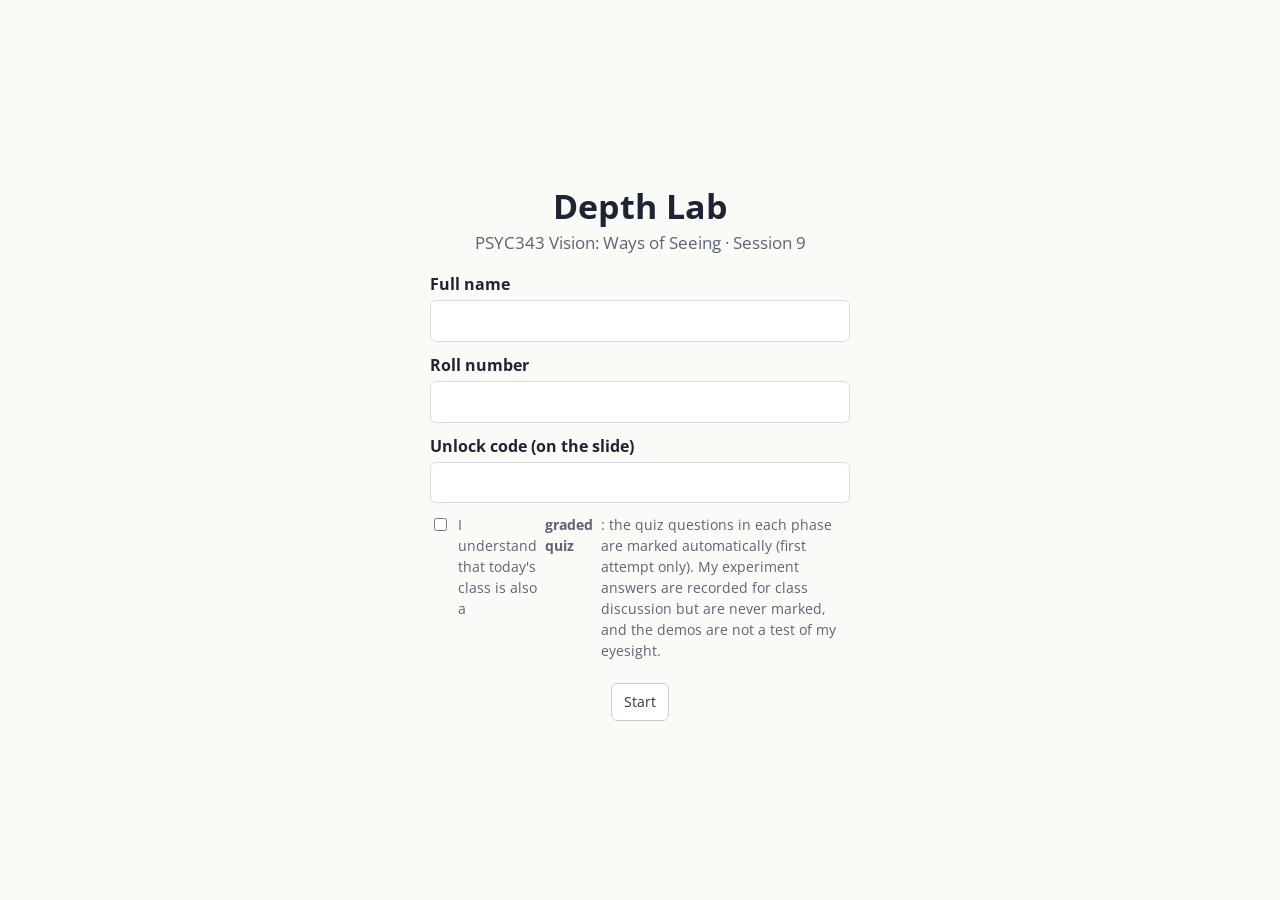
<file: index.html>
<!DOCTYPE html>
<html lang="en">
<head>
  <meta charset="utf-8">
  <meta name="viewport" content="width=device-width, initial-scale=1">
  <title>Depth Lab · PSYC343 Session 9</title>
  <link rel="stylesheet" href="lib/jspsych.css">
  <link rel="stylesheet" href="css/style.css">
  <script src="lib/jspsych.js"></script>
  <script src="lib/plugin-html-button-response.js"></script>
  <script src="lib/plugin-html-keyboard-response.js"></script>
  <script src="lib/plugin-html-slider-response.js"></script>
  <script src="lib/plugin-survey-html-form.js"></script>
  <script src="lib/plugin-call-function.js"></script>
  <script src="js/config.js"></script>
  <script src="js/common.js"></script>
  <script src="js/stim.js"></script>
  <script src="js/phase1.js"></script>
  <script src="js/phase2.js"></script>
  <script src="js/phase3.js"></script>
  <script src="js/phase4.js"></script>
</head>
<body>
<script>
  const jsPsych = initJsPsych({
    show_progress_bar: false,
    on_finish: () => {
      const p = DL.state.phase;
      document.querySelector(".jspsych-display-element").innerHTML = `
        <div class="results done"><h2>Thank you</h2>
        <p>Phase ${p} is finished. Look up at the slides.</p>
        ${DL.grade.table(DL.grade.load(DL.state.roll), false)}
        ${p === 4 ? `<p><b>That was the last phase: the quiz is complete.</b> Your official grade will be on the <a href="grade.html">grade page</a>.</p>` : ""}
        <p class="small">When the next unlock code appears, reload this page (your name and roll number are remembered on this device).</p>
        <button class="jspsych-btn" onclick="location.reload()">Start the next phase</button></div>`;
    }
  });
  const phases = { 1: P1, 2: P2, 3: P3, 4: P4 };
  const timeline = [DL.loginTrial()];
  [1, 2, 3, 4].forEach(k => timeline.push({ timeline: phases[k].timeline(), conditional_function: () => DL.state.phase === k }));
  DL.flushPending();          // re-send anything an earlier phase could not save
  jsPsych.run(timeline);
</script>
</body>
</html>
</file>
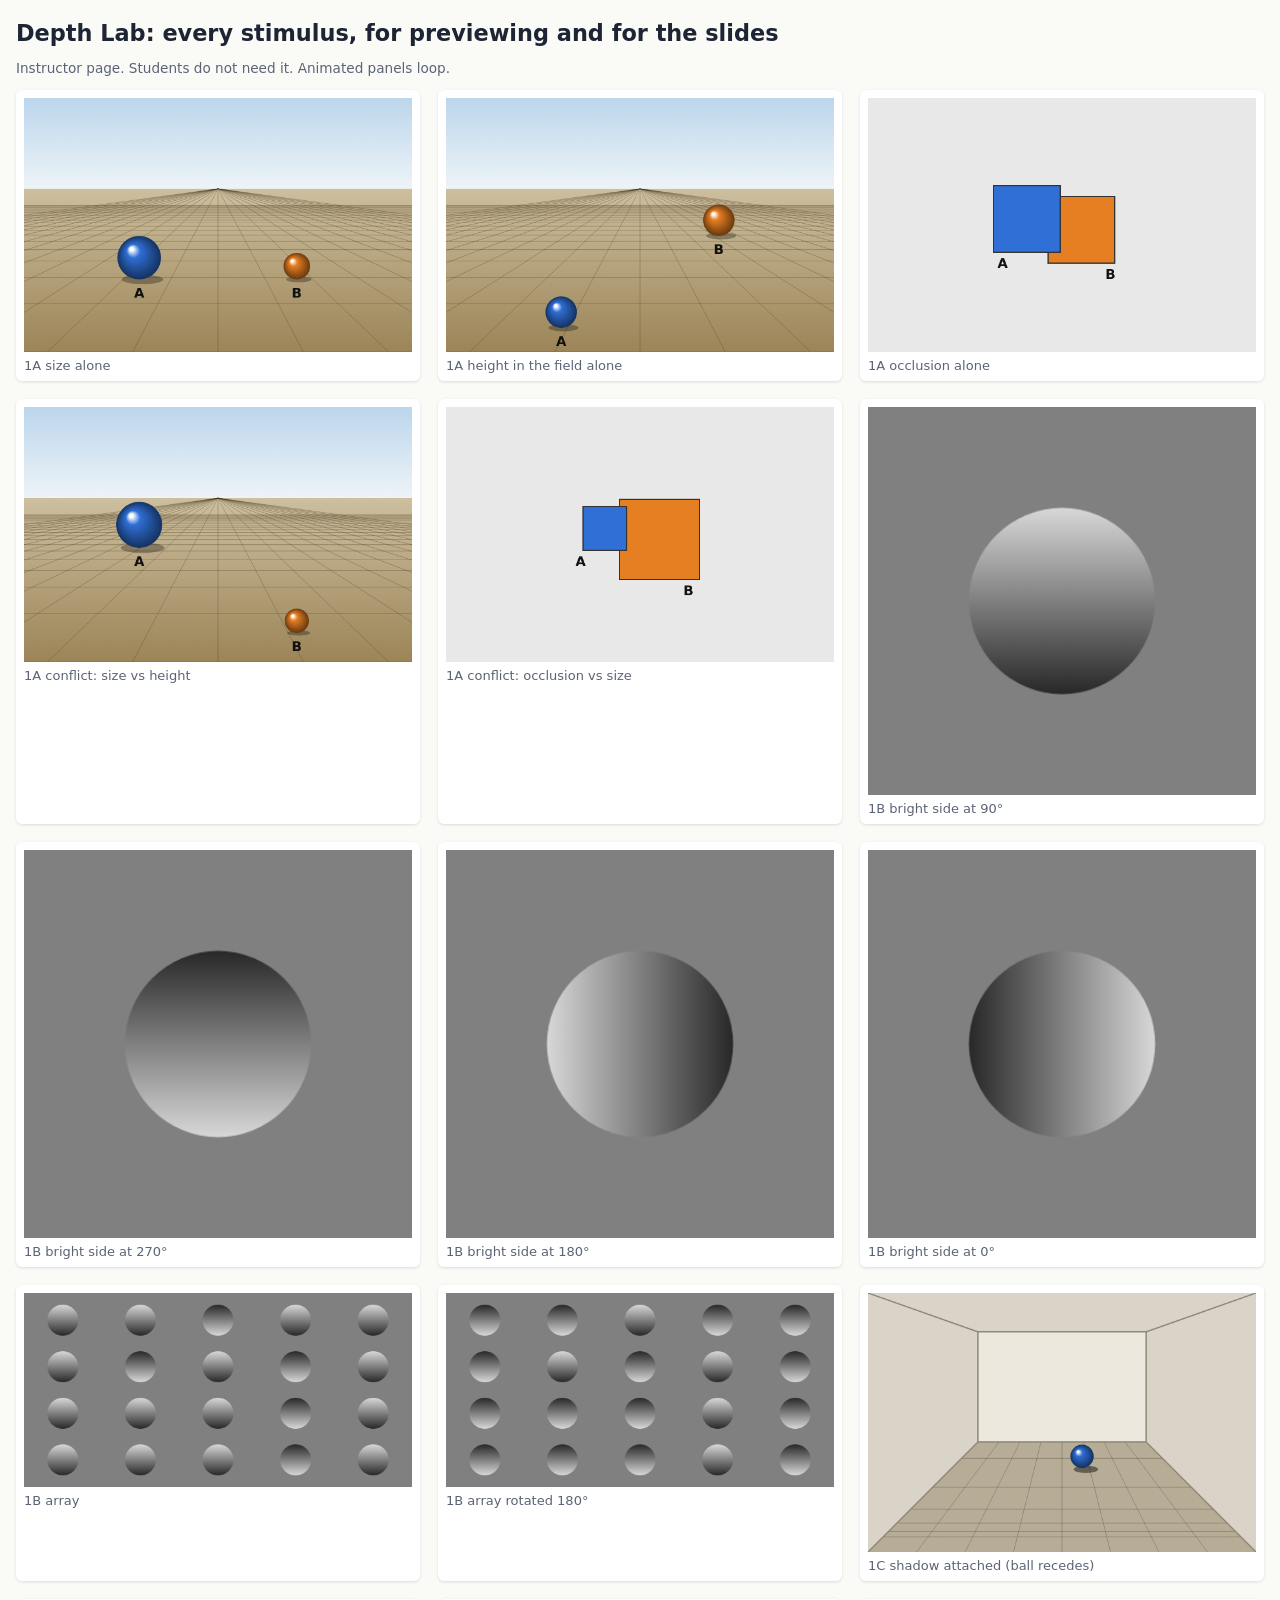
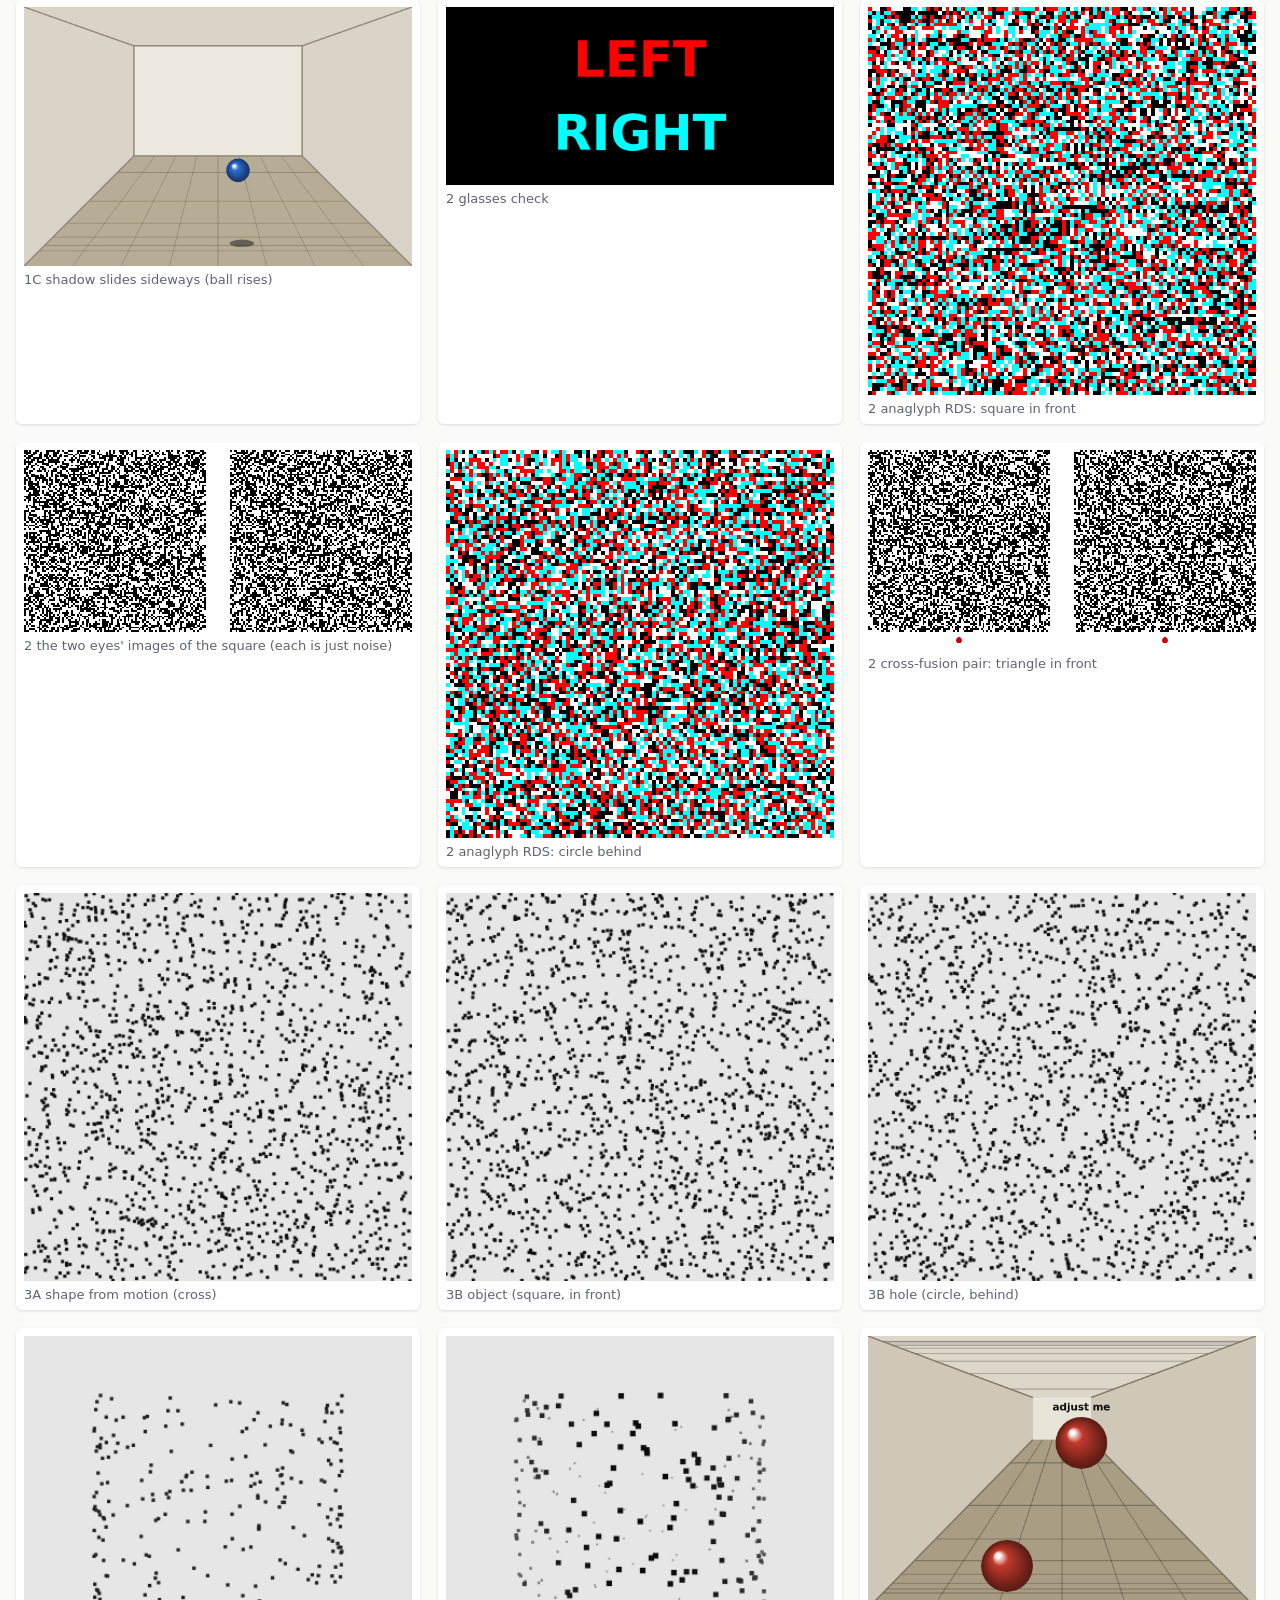
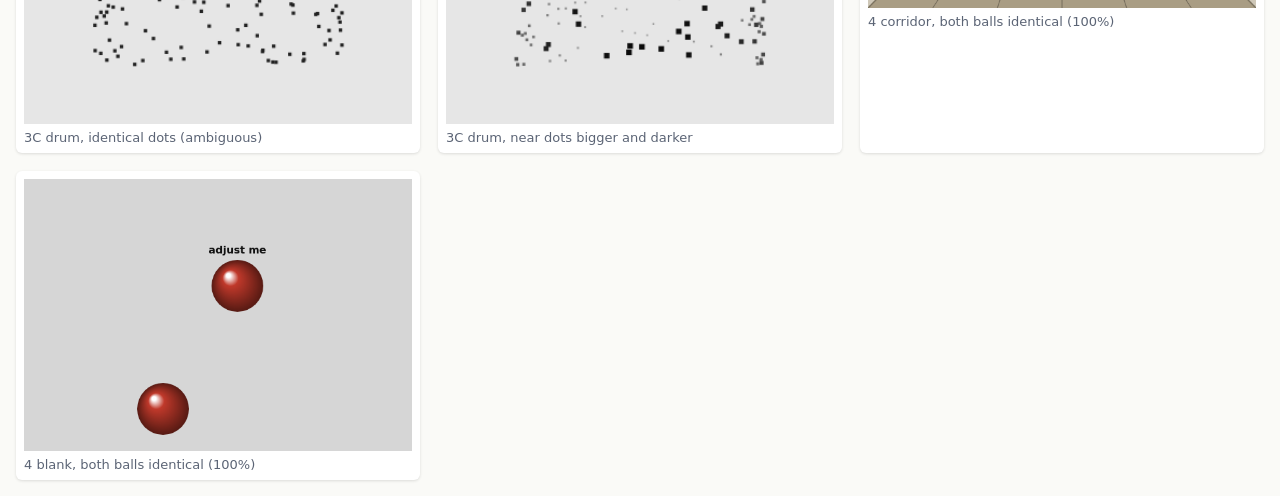
<file: gallery.html>
<!DOCTYPE html>
<html lang="en">
<head>
<meta charset="utf-8"><meta name="viewport" content="width=device-width, initial-scale=1">
<title>Depth Lab · stimulus gallery</title>
<link rel="stylesheet" href="css/style.css">
<style>
  body { margin: 0; padding: 16px; } .grid { display: grid; grid-template-columns: repeat(auto-fill, minmax(300px, 1fr)); gap: 18px; }
  figure { margin: 0; background: #fff; padding: 8px; border-radius: 6px; box-shadow: 0 1px 3px rgba(0,0,0,.12); }
  figure canvas { width: 100%; height: auto; display: block; } figcaption { font-size: 13px; color: #5b6475; margin-top: 6px; }
  h1 { font-size: 1.4em; } .pixelated { image-rendering: pixelated; }
</style>
<script src="js/config.js"></script><script src="js/common.js"></script><script src="js/stim.js"></script>
</head>
<body>
<h1>Depth Lab: every stimulus, for previewing and for the slides</h1>
<p class="small">Instructor page. Students do not need it. Animated panels loop.</p>
<div class="grid" id="g"></div>
<script>
const g = document.getElementById("g"), anims = [];
const add = (id, w, h, cap, fn, anim, pix) => {
  const f = document.createElement("figure");
  f.innerHTML = `<canvas id="${id}" width="${w}" height="${h}" class="${pix ? "pixelated" : ""}"></canvas><figcaption>${cap}</figcaption>`;
  g.appendChild(f);
  const ctx = document.getElementById(id).getContext("2d"), st = {};
  if (anim) anims.push((t) => fn(ctx, t, st)); else fn(ctx, st);
};
const B = "#2f6fd6", O = "#e67e22";
add("size", 640, 420, "1A size alone", (c) => DL.stim.scene(c, { ground: true, objs: [{ kind: "ball", x: 190, base: 300, r: 36, col: B, label: "A" }, { kind: "ball", x: 450, base: 300, r: 22, col: O, label: "B" }] }));
add("height", 640, 420, "1A height in the field alone", (c) => DL.stim.scene(c, { ground: true, objs: [{ kind: "ball", x: 450, base: 228, r: 26, col: O, label: "B" }, { kind: "ball", x: 190, base: 380, r: 26, col: B, label: "A" }] }));
add("occ", 640, 420, "1A occlusion alone", (c) => DL.stim.scene(c, { ground: false, objs: [{ kind: "card", x: 352, y: 218, s: 110, col: O, label: "B", labelX: 400 }, { kind: "card", x: 262, y: 200, s: 110, col: B, label: "A", labelX: 222 }] }));
add("svh", 640, 420, "1A conflict: size vs height", (c) => DL.stim.scene(c, { ground: true, objs: [{ kind: "ball", x: 190, base: 232, r: 38, col: B, label: "A" }, { kind: "ball", x: 450, base: 372, r: 20, col: O, label: "B" }] }));
add("ovs", 640, 420, "1A conflict: occlusion vs size", (c) => DL.stim.scene(c, { ground: false, objs: [{ kind: "card", x: 352, y: 218, s: 132, col: O, label: "B", labelX: 400 }, { kind: "card", x: 262, y: 200, s: 72, col: B, label: "A", labelX: 222 }] }));
[90, 270, 180, 0].forEach(a => add("sh" + a, 360, 360, `1B bright side at ${a}&deg;`, (c) => DL.stim.shadedDisc(c, a)));
add("arr", 600, 300, "1B array", (c) => DL.stim.discArray(c, false));
add("arrf", 600, 300, "1B array rotated 180&deg;", (c) => DL.stim.discArray(c, true));
add("boxa", 600, 400, "1C shadow attached (ball recedes)", (c, t) => DL.stim.ballBox(c, t, "attached"), true);
add("boxh", 600, 400, "1C shadow slides sideways (ball rises)", (c, t) => DL.stim.ballBox(c, t, "horizontal"), true);
add("gl", 500, 230, "2 glasses check", (c) => DL.stim.glassesCheck(c));
add("rds", 300, 300, "2 anaglyph RDS: square in front", (c) => { const r = DL.stim.makeRDS("square", 1, 2); DL.stim.drawAnaglyph(c, r.L, r.R); }, false, true);
add("rdsLR", 640, 300, "2 the two eyes' images of the square (each is just noise)", (c) => {
  const r = DL.stim.makeRDS("square", 1, 2), N = DL.stim.N, C = DL.stim.CELL;
  c.fillStyle = "#fff"; c.fillRect(0, 0, 640, 300); c.fillStyle = "#000";
  [[r.L, 0], [r.R, 340]].forEach(([M, ox]) => { for (let y = 0; y < N; y++) for (let x = 0; x < N; x++) if (M[y][x]) c.fillRect(ox + x * C, y * C, C, C); });
}, false, true);
add("rdsb", 300, 300, "2 anaglyph RDS: circle behind", (c) => { const r = DL.stim.makeRDS("circle", -1, 2); DL.stim.drawAnaglyph(c, r.L, r.R); }, false, true);
add("rdsf", 640, 330, "2 cross-fusion pair: triangle in front", (c) => { const r = DL.stim.makeRDS("triangle", 1, 2); DL.stim.drawCrossFuse(c, r.L, r.R); }, false, true);
add("ms", 360, 360, "3A shape from motion (cross)", (c, t, st) => { st.shape = "cross"; DL.stim.motionShape(c, t, st, false); }, true);
add("ko", 360, 360, "3B object (square, in front)", (c, t, st) => { st.shape = "square"; st.cond = "object"; DL.stim.kineticOcclusion(c, t, st); }, true);
add("kh", 360, 360, "3B hole (circle, behind)", (c, t, st) => { st.shape = "circle"; st.cond = "hole"; DL.stim.kineticOcclusion(c, t, st); }, true);
add("cyl", 360, 360, "3C drum, identical dots (ambiguous)", (c, t, st) => { st.omega = 1.1; st.cue = false; DL.stim.cylinder(c, t, st); }, true);
add("cylc", 360, 360, "3C drum, near dots bigger and darker", (c, t, st) => { st.omega = 1.1; st.cue = true; DL.stim.cylinder(c, t, st); }, true);
add("cor", 600, 420, "4 corridor, both balls identical (100%)", (c) => DL.stim.corridor(c, { context: "corridor", ref: "near" }, 100));
add("blank", 600, 420, "4 blank, both balls identical (100%)", (c) => DL.stim.corridor(c, { context: "blank", ref: "near" }, 100));
const t0 = performance.now();
const loop = (now) => { anims.forEach(f => f((now - t0) / 1000)); requestAnimationFrame(loop); };
requestAnimationFrame(loop);
</script>
</body>
</html>
</file>
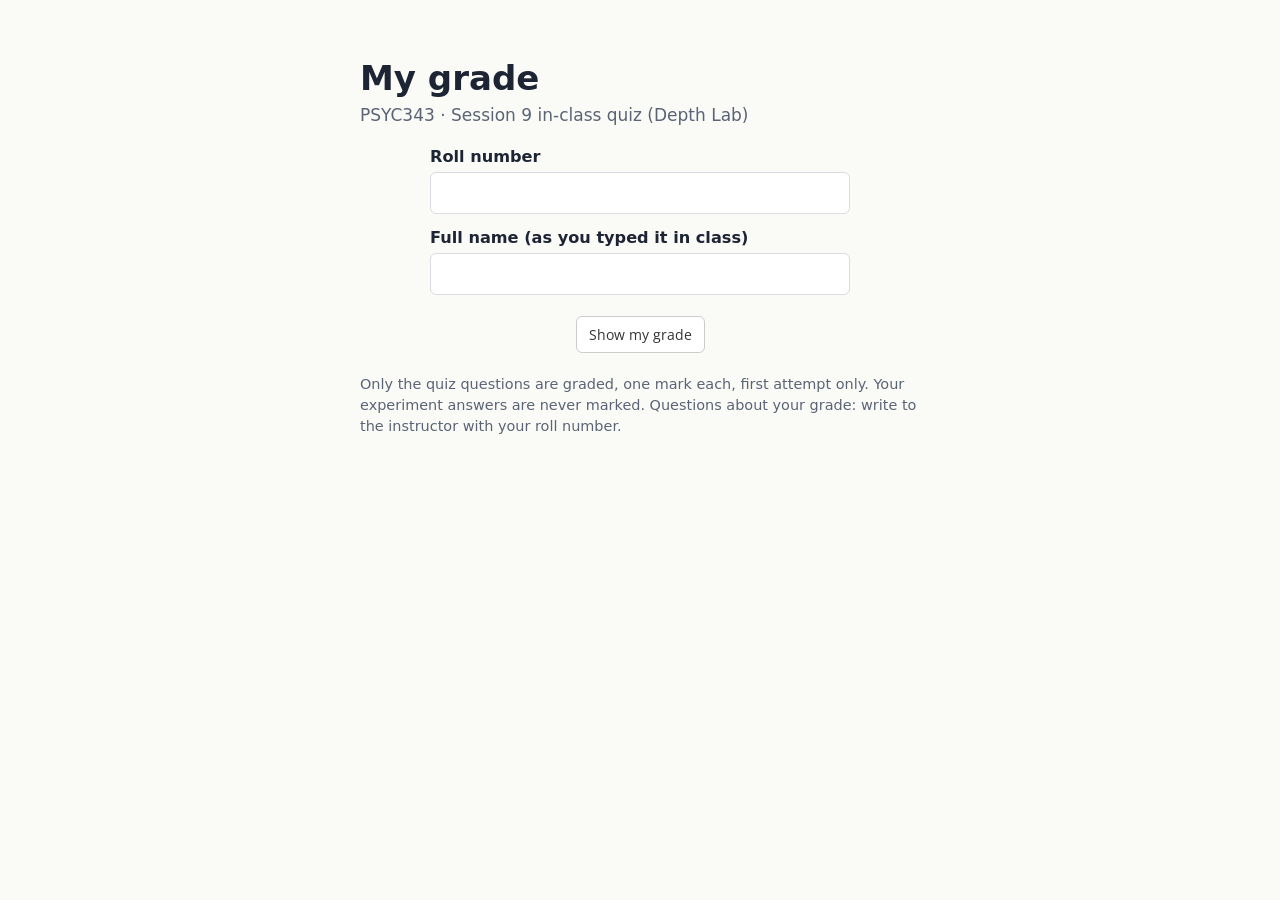
<file: grade.html>
<!DOCTYPE html>
<html lang="en">
<head>
<meta charset="utf-8"><meta name="viewport" content="width=device-width, initial-scale=1">
<title>Depth Lab · my grade</title>
<link rel="stylesheet" href="lib/jspsych.css">
<link rel="stylesheet" href="css/style.css">
<script src="js/config.js"></script><script src="js/common.js"></script>
</head>
<body>
<div class="gradebox jspsych-content">
  <h1>My grade</h1>
  <p class="sub">PSYC343 &middot; Session 9 in-class quiz (Depth Lab)</p>
  <div class="form">
    <label>Roll number<input id="roll" autocomplete="off"></label>
    <label>Full name (as you typed it in class)<input id="name" autocomplete="name"></label>
  </div>
  <p style="text-align:center"><button class="jspsych-btn" id="go">Show my grade</button></p>
  <div id="out"></div>
  <p class="small">Only the quiz questions are graded, one mark each, first attempt only. Your experiment answers are never marked.
  Questions about your grade: write to the instructor with your roll number.</p>
</div>
<script>
const $ = (id) => document.getElementById(id);
DL.flushPending();
$("roll").value = DL.store.get("roll"); $("name").value = DL.store.get("name");
const local = (roll) => {
  const rec = DL.grade.load(roll);
  return Object.keys(rec).length ? DL.grade.table(rec, false) : "<p class='small'>No record of this roll number on this device.</p>";
};
$("go").onclick = async () => {
  const roll = $("roll").value.trim(), name = $("name").value.trim(), out = $("out");
  if (!roll || !name) { out.innerHTML = "<p class='warn'>Enter both your roll number and your name.</p>"; return; }
  if (!CFG.sheets_url) { out.innerHTML = "<p class='warn'>The official grade service is not set up yet.</p>" + local(roll); return; }
  out.innerHTML = "<p>Looking up&hellip;</p>";
  try {
    const url = CFG.sheets_url + "?roll=" + encodeURIComponent(roll) + "&name=" + encodeURIComponent(name);
    const r = await (await fetch(url)).json();
    if (r.status === "ok") {
      const rec = {}; Object.keys(r.phases).forEach(k => { if (r.phases[k] !== null && r.phases[k] !== "") rec[k] = { correct: r.phases[k] }; });
      const G = Object.assign({}, CFG.grading, { out_of: r.out_of, bands: r.bands || CFG.grading.bands });
      out.innerHTML = `<p class="big">${r.marks} / ${r.out_of}</p><p><b>${r.correct} / ${r.total}</b> questions correct &middot; ${r.percent}%${r.letter ? " &middot; grade <b>" + r.letter + "</b>" : ""}</p>`
        + DL.grade.table(rec, true) + (r.note ? `<p class="small">${DL.esc(r.note)}</p>` : "");
    } else if (r.status === "not_released") {
      out.innerHTML = `<p class="warn">Grades will be released ${DL.esc(r.release_from)}.</p>` + local(roll);
    } else {
      out.innerHTML = `<p class="warn">${DL.esc(r.message || "No record found.")}</p>` + local(roll);
    }
  } catch (e) {
    out.innerHTML = "<p class='warn'>Could not reach the grade service. Your provisional record on this device:</p>" + local(roll);
  }
};
</script>
</body>
</html>
</file>
<file: css/style.css>
/* Depth Lab styles (on top of jspsych.css) */
:root {
  --ink: #1d2433; --muted: #5b6475; --accent: #c0392b; --sci: #1f6fb2; --ok: #1e7d4f; --warn: #a3520b;
  --bg: #fafaf7; --card: #ffffff; --line: #d9dce3;
}
html, body { background: var(--bg); color: var(--ink); font-family: system-ui, -apple-system, "Segoe UI", Roboto, sans-serif; }
.jspsych-content { max-width: min(900px, 96vw); font-size: 17px; line-height: 1.45; }
h1 { margin: 0.2em 0 0; font-size: 2em; } h2 { font-size: 1.5em; } h3 { font-size: 1.15em; margin: 1.1em 0 0.4em; }
.sub { color: var(--muted); margin-top: 0; }
.small { font-size: 0.85em; color: var(--muted); }
.err, .warn { color: var(--warn); font-weight: 600; } .ok { color: var(--ok); font-weight: 600; }

.form { display: grid; gap: 12px; text-align: left; max-width: 420px; margin: 1em auto; }
.form label { display: grid; gap: 4px; font-weight: 600; font-size: 0.95em; }
.form input[type=text], .form input:not([type]), .form input[type=number] { font: inherit; padding: 8px 10px; border: 1px solid var(--line); border-radius: 6px; }
.form .check { display: flex; gap: 8px; align-items: flex-start; font-weight: 400; font-size: 0.85em; color: var(--muted); }

.stage { display: flex; justify-content: center; }
.stage canvas { width: 100%; height: auto; border-radius: 6px; box-shadow: 0 1px 4px rgba(0,0,0,0.18); touch-action: none; }
canvas.pixelated { image-rendering: pixelated; image-rendering: crisp-edges; }
.prompt { margin: 0.7em auto 0.4em; max-width: 640px; }

.jspsych-btn { margin: 4px; border-radius: 6px; }
.jspsych-btn.opt { max-width: 640px; white-space: normal; text-align: left; }
.jspsych-btn.dl { background: var(--sci); color: #fff; border-color: var(--sci); }
#jspsych-html-button-response-btngroup { gap: 6px; max-width: 96vw; margin: 0.4em auto 0; }
#jspsych-html-button-response-btngroup.jspsych-btn-group-flex { flex-wrap: wrap; justify-content: center; }
#jspsych-html-button-response-btngroup .jspsych-btn { white-space: normal; }
.jspsych-html-slider-response-container { max-width: 90vw; }
#jspsych-html-slider-response-response { width: 100%; }

.qbox { text-align: left; max-width: 640px; margin: 0 auto; border-left: 5px solid var(--sci); padding: 6px 14px; background: var(--card); border-radius: 4px; }
.qbox.predict { border-color: #8e6bbf; } .qbox.good { border-color: var(--ok); } .qbox.bad { border-color: var(--warn); }
.qtag { text-transform: uppercase; letter-spacing: 0.06em; font-size: 0.75em; color: var(--muted); font-weight: 700; }
.qtext { font-size: 1.08em; }
.explain { color: #333; }
ol.steps { text-align: left; max-width: 600px; margin: 0 auto; }

.results { text-align: left; max-width: 640px; margin: 0 auto; }
.results.done { text-align: center; padding-top: 10vh; }
.score { font-size: 1.2em; font-weight: 700; }
.next { margin-top: 1.4em; font-weight: 600; color: var(--accent); }
.cap { font-size: 0.85em; color: var(--muted); }

svg.chart { display: block; margin: 0.3em 0; font-family: inherit; }
svg.chart .bar { fill: var(--sci); } svg.chart .bar.conf { fill: #e67e22; }
svg.chart .grid { stroke: #e3e5ea; } svg.chart .ref { stroke: var(--accent); stroke-dasharray: 4 3; }
svg.chart .ax, svg.chart .lab { font-size: 11px; fill: var(--muted); } svg.chart .val { font-size: 12px; font-weight: 700; fill: var(--ink); }
svg.chart .ct { font-size: 12px; font-weight: 600; fill: var(--ink); } svg.chart .reft { font-size: 10px; fill: var(--accent); }

@media (max-width: 520px) { .jspsych-content { font-size: 15px; } }

#dl-banner { position: sticky; top: 0; z-index: 10; background: #1d2433; color: #fff; font-size: 13px; padding: 6px 12px; text-align: center; }
#dl-banner b { color: #f0b37e; }
table.grade { border-collapse: collapse; margin: 0.8em 0; width: 100%; max-width: 560px; font-size: 0.95em; }
table.grade th { text-align: left; background: #eef1f6; padding: 6px 8px; }
table.grade td { padding: 5px 8px; border-bottom: 1px solid var(--line); }
table.grade tr.tot td { font-weight: 700; border-top: 2px solid var(--ink); }
.gradebox { max-width: 560px; margin: 6vh auto 0; text-align: left; }
.gradebox .big { font-size: 2.2em; font-weight: 800; margin: 0.2em 0; }
</file>
